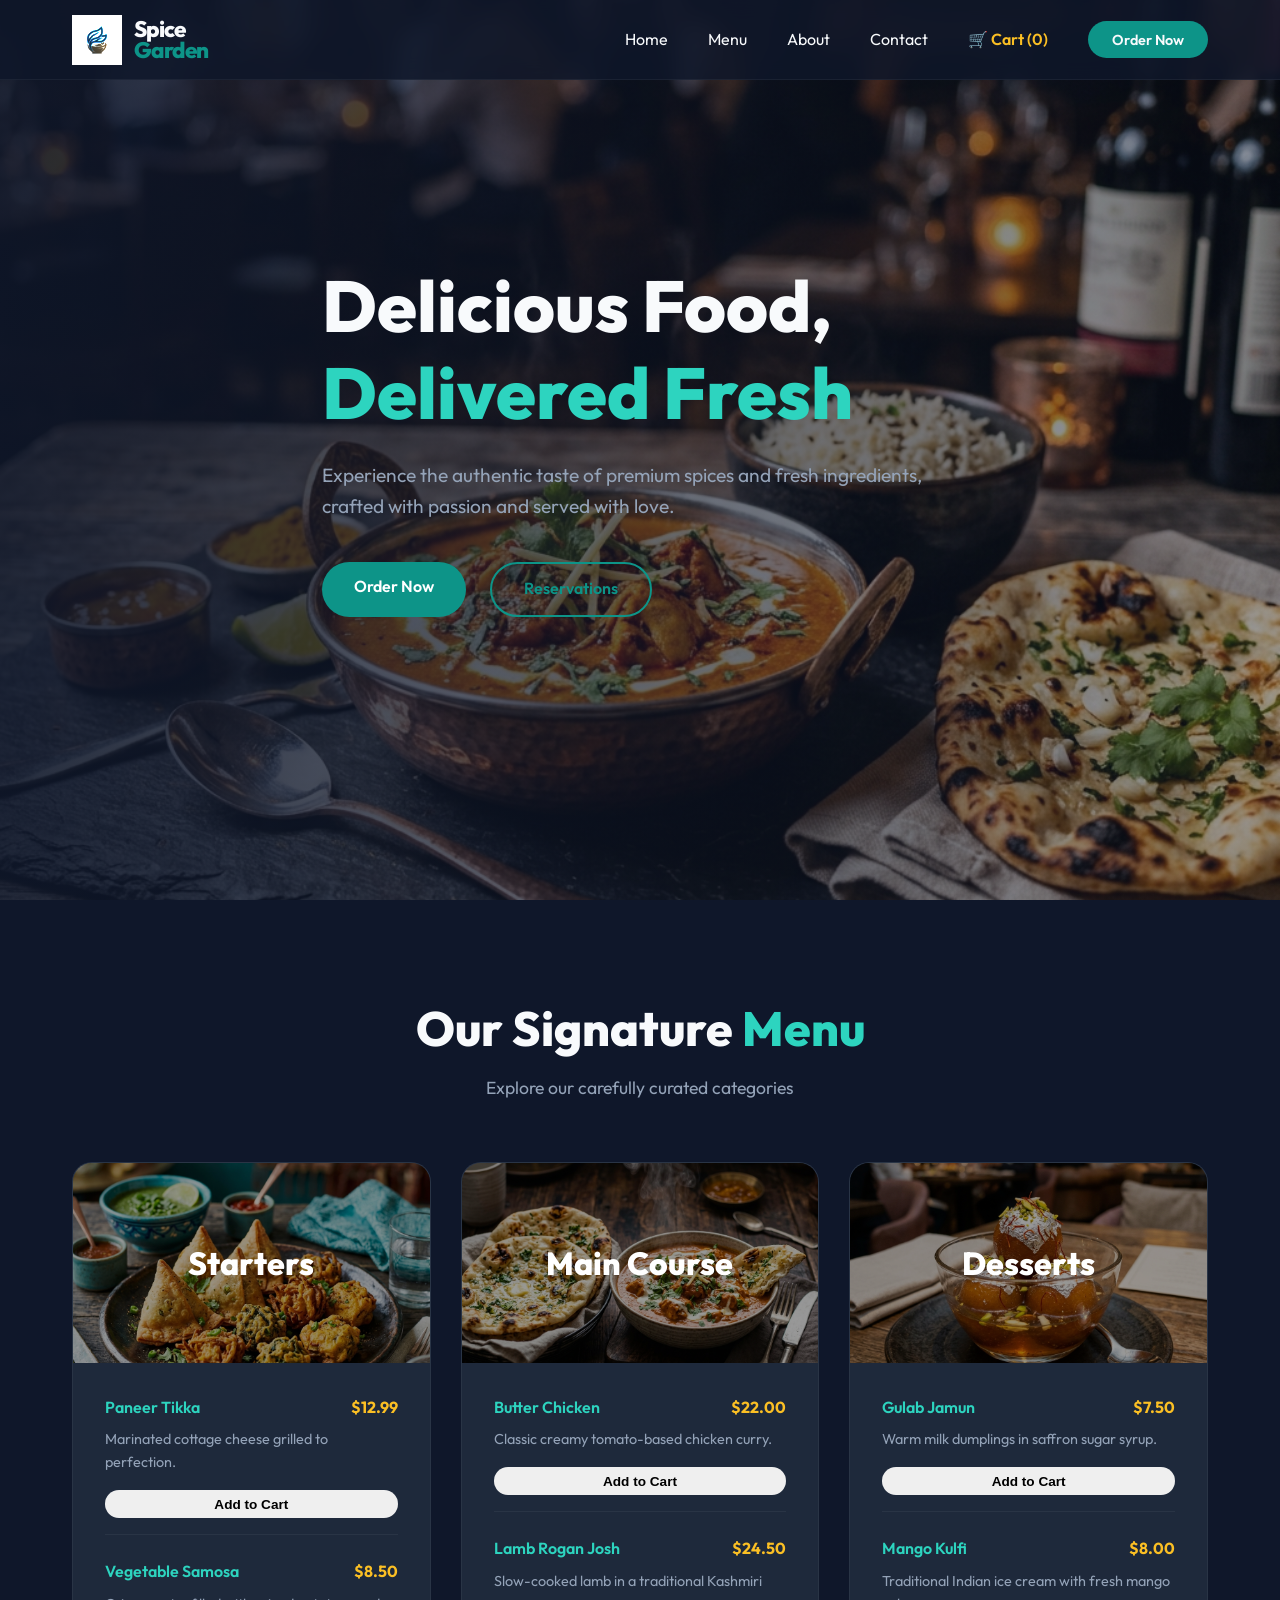
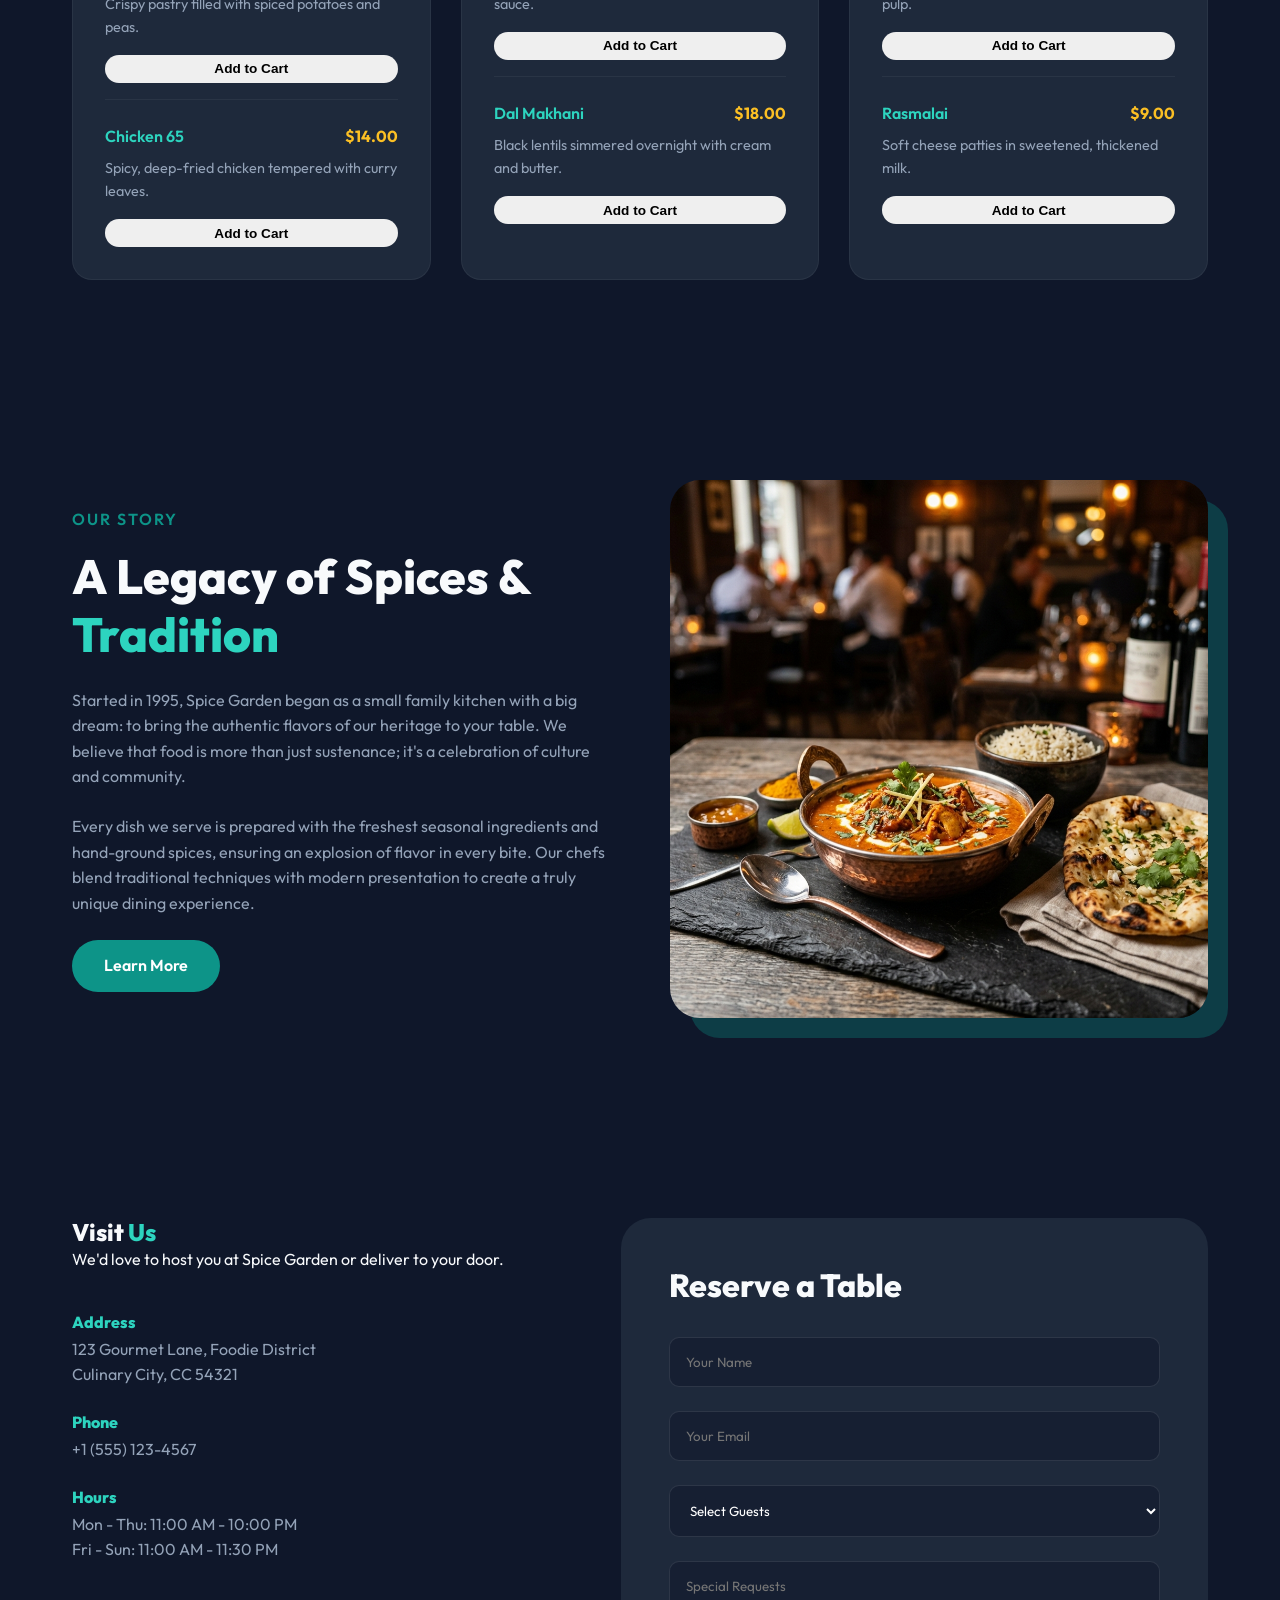
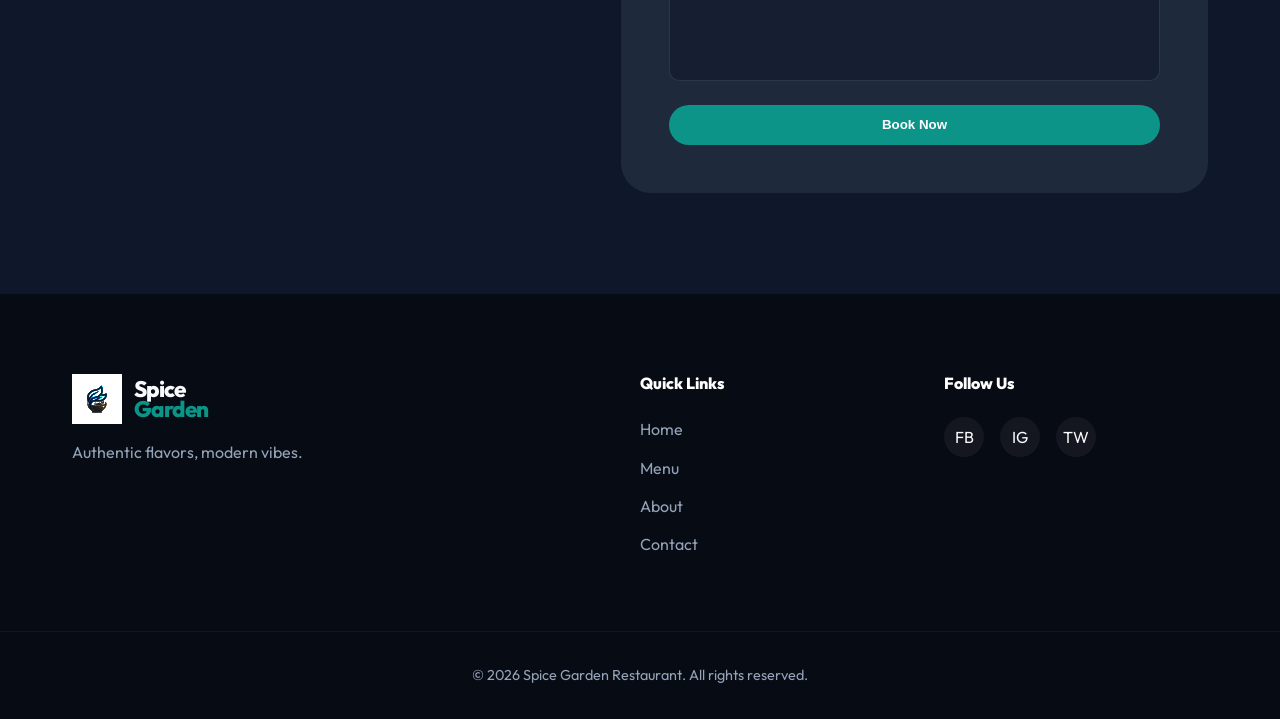
<file: index.html>
<!DOCTYPE html>
<html lang="en">
<head>
    <meta charset="UTF-8">
    <meta name="viewport" content="width=device-width, initial-scale=1.0">
    <title>Spice Garden Restaurant | Delicious Food, Delivered Fresh</title>
    <meta name="description" content="Spice Garden Restaurant offers premium, fresh, and delicious food delivered to your doorstep. Explore our diverse menu from Starters to Desserts.">
    <link rel="stylesheet" href="style.css">
    <!-- Google Fonts -->
    <link rel="preconnect" href="https://fonts.googleapis.com">
    <link rel="preconnect" href="https://fonts.gstatic.com" crossorigin>
    <link href="https://fonts.googleapis.com/css2?family=Outfit:wght@300;400;600;800&display=swap" rel="stylesheet">
</head>
<body>

    <!-- Header / Navigation -->
    <header class="navbar">
        <div class="container nav-content">
            <a href="#" class="logo">
                <img src="assets/logo.png" alt="Spice Garden Logo" class="logo-img">
                <div class="logo-text">Spice<br><span>Garden</span></div>
            </a>
            
            <!-- Mobile Menu Toggle (Checkbox Hack) -->
            <input type="checkbox" id="nav-toggle" class="nav-toggle">
            <label for="nav-toggle" class="nav-toggle-label">
                <span></span>
            </label>

            <nav>
                <ul>
                    <li><a href="#home">Home</a></li>
                    <li><a href="#menu">Menu</a></li>
                    <li><a href="#about">About</a></li>
                    <li><a href="#contact">Contact</a></li>
                    <li class="nav-cart"><a href="cart.html">🛒 Cart (<span id="cart-count">0</span>)</a></li>
                    <li><a href="#menu" class="btn-cta">Order Now</a></li>
                </ul>
            </nav>
        </div>
    </header>

    <main>
        <!-- Hero Section -->
        <section id="home" class="hero">
            <div class="hero-overlay"></div>
            <div class="container hero-content">
                <h1 class="fade-in">Delicious Food,<br><span class="highlight">Delivered Fresh</span></h1>
                <p class="fade-in">Experience the authentic taste of premium spices and fresh ingredients, crafted with passion and served with love.</p>
                <div class="hero-btns fade-in">
                    <a href="#menu" class="btn btn-primary">Order Now</a>
                    <a href="#contact" class="btn btn-outline">Reservations</a>
                </div>
            </div>
        </section>

        <!-- Menu Section -->
        <section id="menu" class="menu-section">
            <div class="container">
                <div class="section-title">
                    <h2>Our Signature <span class="highlight">Menu</span></h2>
                    <p>Explore our carefully curated categories</p>
                </div>

                <div class="menu-grid">
                    <!-- Starters -->
                    <div class="menu-category">
                        <div class="category-img">
                            <img src="assets/starters.png" alt="Starters">
                            <div class="category-overlay">
                                <h3>Starters</h3>
                            </div>
                        </div>
                        <ul class="menu-items">
                            <li>
                                <div class="item-info">
                                    <span class="item-name">Paneer Tikka</span>
                                    <span class="item-price">$12.99</span>
                                </div>
                                <p>Marinated cottage cheese grilled to perfection.</p>
                                <button class="btn btn-sm btn-add add-to-cart" data-name="Paneer Tikka" data-price="12.99">Add to Cart</button>
                            </li>
                            <li>
                                <div class="item-info">
                                    <span class="item-name">Vegetable Samosa</span>
                                    <span class="item-price">$8.50</span>
                                </div>
                                <p>Crispy pastry filled with spiced potatoes and peas.</p>
                                <button class="btn btn-sm btn-add add-to-cart" data-name="Vegetable Samosa" data-price="8.50">Add to Cart</button>
                            </li>
                            <li>
                                <div class="item-info">
                                    <span class="item-name">Chicken 65</span>
                                    <span class="item-price">$14.00</span>
                                </div>
                                <p>Spicy, deep-fried chicken tempered with curry leaves.</p>
                                <button class="btn btn-sm btn-add add-to-cart" data-name="Chicken 65" data-price="14.00">Add to Cart</button>
                            </li>
                        </ul>
                    </div>

                    <!-- Main Course -->
                    <div class="menu-category">
                        <div class="category-img">
                            <img src="assets/main.png" alt="Main Course">
                            <div class="category-overlay">
                                <h3>Main Course</h3>
                            </div>
                        </div>
                        <ul class="menu-items">
                            <li>
                                <div class="item-info">
                                    <span class="item-name">Butter Chicken</span>
                                    <span class="item-price">$22.00</span>
                                </div>
                                <p>Classic creamy tomato-based chicken curry.</p>
                                <button class="btn btn-sm btn-add add-to-cart" data-name="Butter Chicken" data-price="22.00">Add to Cart</button>
                            </li>
                            <li>
                                <div class="item-info">
                                    <span class="item-name">Lamb Rogan Josh</span>
                                    <span class="item-price">$24.50</span>
                                </div>
                                <p>Slow-cooked lamb in a traditional Kashmiri sauce.</p>
                                <button class="btn btn-sm btn-add add-to-cart" data-name="Lamb Rogan Josh" data-price="24.50">Add to Cart</button>
                            </li>
                            <li>
                                <div class="item-info">
                                    <span class="item-name">Dal Makhani</span>
                                    <span class="item-price">$18.00</span>
                                </div>
                                <p>Black lentils simmered overnight with cream and butter.</p>
                                <button class="btn btn-sm btn-add add-to-cart" data-name="Dal Makhani" data-price="18.00">Add to Cart</button>
                            </li>
                        </ul>
                    </div>

                    <!-- Desserts -->
                    <div class="menu-category">
                        <div class="category-img">
                            <img src="assets/desserts.png" alt="Desserts">
                            <div class="category-overlay">
                                <h3>Desserts</h3>
                            </div>
                        </div>
                        <ul class="menu-items">
                            <li>
                                <div class="item-info">
                                    <span class="item-name">Gulab Jamun</span>
                                    <span class="item-price">$7.50</span>
                                </div>
                                <p>Warm milk dumplings in saffron sugar syrup.</p>
                                <button class="btn btn-sm btn-add add-to-cart" data-name="Gulab Jamun" data-price="7.50">Add to Cart</button>
                            </li>
                            <li>
                                <div class="item-info">
                                    <span class="item-name">Mango Kulfi</span>
                                    <span class="item-price">$8.00</span>
                                </div>
                                <p>Traditional Indian ice cream with fresh mango pulp.</p>
                                <button class="btn btn-sm btn-add add-to-cart" data-name="Mango Kulfi" data-price="8.00">Add to Cart</button>
                            </li>
                            <li>
                                <div class="item-info">
                                    <span class="item-name">Rasmalai</span>
                                    <span class="item-price">$9.00</span>
                                </div>
                                <p>Soft cheese patties in sweetened, thickened milk.</p>
                                <button class="btn btn-sm btn-add add-to-cart" data-name="Rasmalai" data-price="9.00">Add to Cart</button>
                            </li>
                        </ul>
                    </div>
                </div>
            </div>
        </section>

        <!-- About Section -->
        <section id="about" class="about-section">
            <div class="container about-grid">
                <div class="about-text">
                    <span class="sub-title">Our Story</span>
                    <h2>A Legacy of Spices & <span class="highlight">Tradition</span></h2>
                    <p>Started in 1995, Spice Garden began as a small family kitchen with a big dream: to bring the authentic flavors of our heritage to your table. We believe that food is more than just sustenance; it's a celebration of culture and community.</p>
                    <p>Every dish we serve is prepared with the freshest seasonal ingredients and hand-ground spices, ensuring an explosion of flavor in every bite. Our chefs blend traditional techniques with modern presentation to create a truly unique dining experience.</p>
                    <a href="#contact" class="btn btn-primary">Learn More</a>
                </div>
                <div class="about-image">
                    <img src="assets/hero.png" alt="Our Kitchen">
                </div>
            </div>
        </section>

        <!-- Contact Section -->
        <section id="contact" class="contact-section">
            <div class="container">
                <div class="contact-grid">
                    <div class="contact-info">
                        <h2>Visit <span class="highlight">Us</span></h2>
                        <p>We'd love to host you at Spice Garden or deliver to your door.</p>
                        
                        <div class="info-box">
                            <div class="info-item">
                                <h4>Address</h4>
                                <p>123 Gourmet Lane, Foodie District<br>Culinary City, CC 54321</p>
                            </div>
                            <div class="info-item">
                                <h4>Phone</h4>
                                <p>+1 (555) 123-4567</p>
                            </div>
                            <div class="info-item">
                                <h4>Hours</h4>
                                <p>Mon - Thu: 11:00 AM - 10:00 PM<br>Fri - Sun: 11:00 AM - 11:30 PM</p>
                            </div>
                        </div>
                    </div>
                    <div class="contact-form-container">
                        <h3>Reserve a Table</h3>
                        <form class="contact-form" onsubmit="return false;">
                            <input type="text" placeholder="Your Name" required>
                            <input type="email" placeholder="Your Email" required>
                            <select required>
                                <option value="" disabled selected>Select Guests</option>
                                <option>2 Persons</option>
                                <option>4 Persons</option>
                                <option>6+ Persons</option>
                            </select>
                            <textarea placeholder="Special Requests"></textarea>
                            <button type="submit" class="btn btn-primary">Book Now</button>
                        </form>
                    </div>
                </div>
            </div>
        </section>
    </main>

    <footer>
        <div class="container footer-content">
            <div class="footer-logo">
                <a href="#" class="logo">
                    <img src="assets/logo.png" alt="Spice Garden Logo" class="logo-img">
                    <div class="logo-text">Spice<br><span>Garden</span></div>
                </a>
                <p>Authentic flavors, modern vibes.</p>
            </div>
            <div class="footer-links">
                <h4>Quick Links</h4>
                <ul>
                    <li><a href="#home">Home</a></li>
                    <li><a href="#menu">Menu</a></li>
                    <li><a href="#about">About</a></li>
                    <li><a href="#contact">Contact</a></li>
                </ul>
            </div>
            <div class="footer-social">
                <h4>Follow Us</h4>
                <div class="social-icons">
                    <span>FB</span>
                    <span>IG</span>
                    <span>TW</span>
                </div>
            </div>
        </div>
        <div class="footer-bottom">
            <p>&copy; 2026 Spice Garden Restaurant. All rights reserved.</p>
        </div>
    </footer>

    <script src="cart.js"></script>
</body>
</html>
</file>
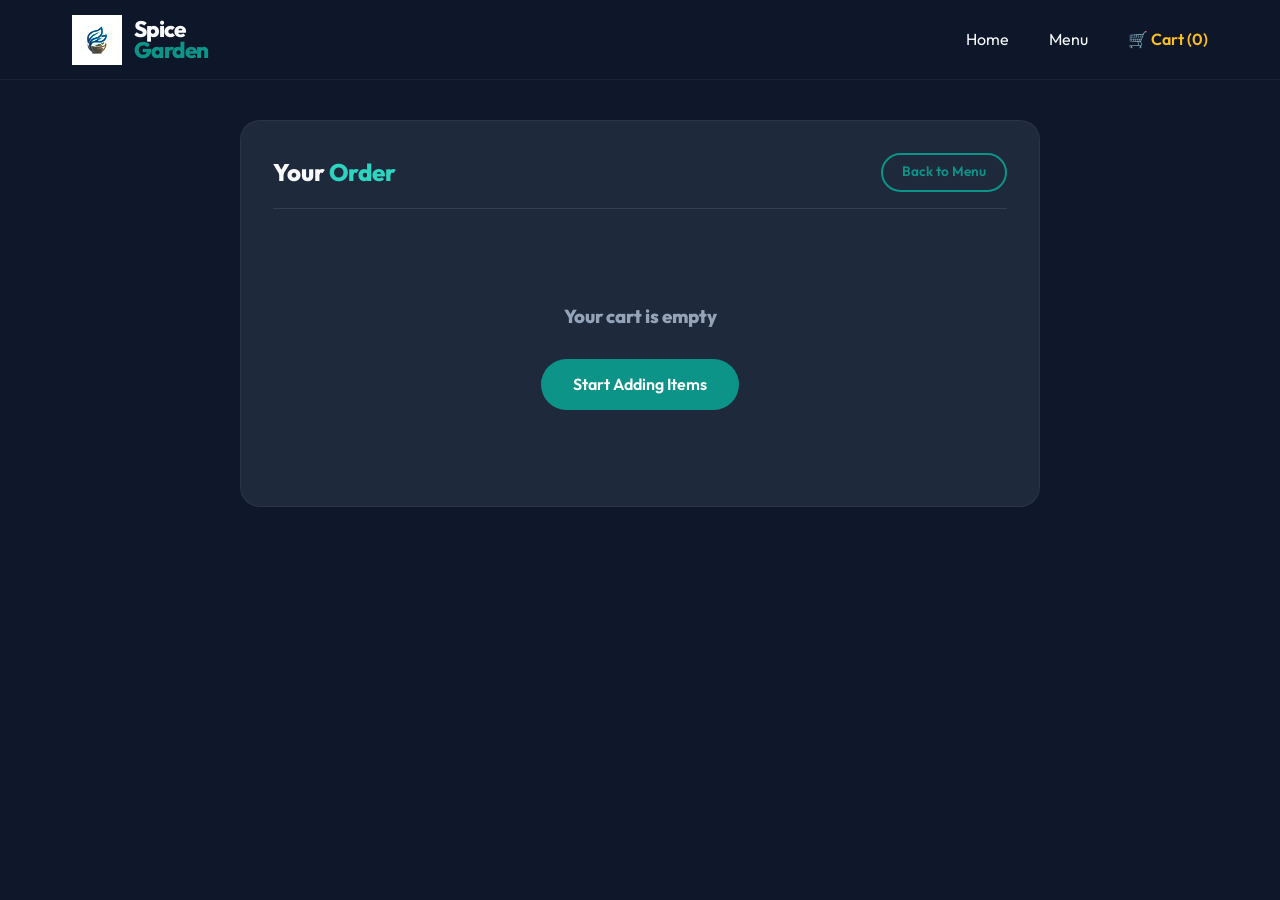
<file: cart.html>
<!DOCTYPE html>
<html lang="en">
<head>
    <meta charset="UTF-8">
    <meta name="viewport" content="width=device-width, initial-scale=1.0">
    <title>Your Cart | Spice Garden Restaurant</title>
    <link rel="stylesheet" href="style.css">
    <link href="https://fonts.googleapis.com/css2?family=Outfit:wght@300;400;600;800&display=swap" rel="stylesheet">
    <style>
        .cart-page { padding-top: 120px; min-height: 80vh; }
        .cart-container { max-width: 800px; margin: 0 auto; background: var(--bg-surface); border-radius: 20px; padding: 2rem; border: 1px solid rgba(255, 255, 255, 0.05); }
        .cart-header { display: flex; justify-content: space-between; align-items: center; margin-bottom: 2rem; border-bottom: 1px solid rgba(255, 255, 255, 0.1); padding-bottom: 1rem; }
        .cart-item { display: grid; grid-template-columns: 2fr 1fr 1fr 0.5fr; gap: 20px; align-items: center; margin-bottom: 1.5rem; padding-bottom: 1.5rem; border-bottom: 1px solid rgba(255, 255, 255, 0.05); }
        .item-controls { display: flex; align-items: center; gap: 10px; }
        .qty-btn { background: rgba(255, 255, 255, 0.1); border: none; color: white; width: 30px; height: 30px; border-radius: 5px; cursor: pointer; transition: 0.2s; }
        .qty-btn:hover { background: var(--teal-primary); }
        .cart-summary { margin-top: 3rem; background: rgba(0,0,0,0.2); border-radius: 15px; padding: 1.5rem; }
        .summary-row { display: flex; justify-content: space-between; margin-bottom: 0.8rem; font-size: 1.1rem; }
        .summary-row.total { font-size: 1.5rem; font-weight: 800; color: var(--gold); border-top: 1px solid rgba(255,255,255,0.1); pt-1: 1rem; margin-top: 1rem; padding-top: 1rem; }
        .empty-cart { text-align: center; padding: 4rem 0; }
        .empty-cart h3 { margin-bottom: 2rem; color: var(--text-muted); }
    </style>
</head>
<body>

    <header class="navbar">
        <div class="container nav-content">
            <a href="index.html" class="logo">
                <img src="assets/logo.png" alt="Spice Garden Logo" class="logo-img">
                <div class="logo-text">Spice<br><span>Garden</span></div>
            </a>
            <nav>
                <ul>
                    <li><a href="index.html#home">Home</a></li>
                    <li><a href="index.html#menu">Menu</a></li>
                    <li class="nav-cart"><a href="cart.html">🛒 Cart (<span id="cart-count">0</span>)</a></li>
                </ul>
            </nav>
        </div>
    </header>

    <main class="cart-page">
        <div class="container">
            <div class="cart-container">
                <div class="cart-header">
                    <h2>Your <span class="highlight">Order</span></h2>
                    <a href="index.html#menu" class="btn btn-sm btn-outline">Back to Menu</a>
                </div>

                <div id="cart-items-list">
                    <!-- Dynamic Cart Items via JS -->
                </div>

                <div class="cart-summary" id="order-summary">
                    <!-- Dynamic Summary via JS -->
                </div>
            </div>
        </div>
    </main>

    <!-- Success Modal -->
    <div class="modal-overlay" id="success-modal">
        <div class="modal-content">
            <div class="modal-icon">✓</div>
            <h2>Order Placed!</h2>
            <p>Thank you for choosing <strong>Spice Garden Restaurant</strong>. Your delicious meal will be prepared soon!</p>
            <button class="btn btn-primary" onclick="closeModal()">Continue Shopping</button>
        </div>
    </div>
    <script src="cart.js"></script>
    <script>
        function renderCart() {
            const listElement = document.getElementById('cart-items-list');
            const summaryElement = document.getElementById('order-summary');
            const cartItems = getCart();

            if (cartItems.length === 0) {
                listElement.innerHTML = `
                    <div class="empty-cart">
                        <h3>Your cart is empty</h3>
                        <a href="index.html#menu" class="btn btn-primary">Start Adding Items</a>
                    </div>
                `;
                summaryElement.style.display = 'none';
                return;
            }

            summaryElement.style.display = 'block';
            let listHtml = '';
            cartItems.forEach((item, index) => {
                listHtml += `
                    <div class="cart-item">
                        <div>
                            <h4>${item.name}</h4>
                            <p class="highlight" style="font-size: 0.9rem">$${item.price.toFixed(2)}</p>
                        </div>
                        <div class="item-controls">
                            <button class="qty-btn" onclick="adjustQuantity(${index}, -1)">-</button>
                            <span>${item.quantity}</span>
                            <button class="qty-btn" onclick="adjustQuantity(${index}, 1)">+</button>
                        </div>
                        <div style="text-align: right; font-weight: 600;">$${(item.price * item.quantity).toFixed(2)}</div>
                        <div style="text-align: right;">
                            <button onclick="removeFromCart(${index})" style="background: none; border: none; color: #ef4444; cursor: pointer;">✕</button>
                        </div>
                    </div>
                `;
            });
            listElement.innerHTML = listHtml;

            const totals = calculateTotals();
            summaryElement.innerHTML = `
                <div class="summary-row"><span>Subtotal:</span><span>$${totals.subtotal}</span></div>
                <div class="summary-row"><span>Tax (8%):</span><span>$${totals.tax}</span></div>
                <div class="summary-row total"><span>Grand Total:</span><span>$${totals.total}</span></div>
                <button class="btn btn-primary" style="width: 100%; margin-top: 1.5rem;" onclick="placeOrder()">Place Order</button>
            `;
        }

        function placeOrder() {
            // Show Modal
            document.getElementById('success-modal').classList.add('show');
            // Clear Cart
            clearCart();
            renderCart();
        }

        function closeModal() {
            document.getElementById('success-modal').classList.remove('show');
            window.location.href = 'index.html#menu';
        }

        document.addEventListener('DOMContentLoaded', () => {
            renderCart();
        });
    </script>
</body>
</html>
</file>
<file: style.css>
/* CSS Variables for design tokens */
:root {
    --bg-dark: #0f172a;
    --bg-surface: #1e293b;
    --teal-primary: #0d9488;
    --teal-light: #2dd4bf;
    --teal-glow: rgba(13, 148, 136, 0.3);
    --text-main: #f8fafc;
    --text-muted: #94a3b8;
    --gold: #fbbf24;
    --transition: all 0.3s cubic-bezier(0.4, 0, 0.2, 1);
    --container-max: 1200px;
    --header-height: 80px;
}

/* Reset & Base Styles */
* {
    margin: 0;
    padding: 0;
    box-sizing: border-box;
    scroll-behavior: smooth;
}

body {
    font-family: 'Outfit', sans-serif;
    background-color: var(--bg-dark);
    color: var(--text-main);
    line-height: 1.6;
    overflow-x: hidden;
}

h1, h2, h3, h4 {
    font-weight: 800;
    line-height: 1.2;
}

ul {
    list-style: none;
}

a {
    text-decoration: none;
    color: inherit;
    transition: var(--transition);
}

img {
    max-width: 100%;
    display: block;
}

.container {
    max-width: var(--container-max);
    margin: 0 auto;
    padding: 0 2rem;
}

.highlight {
    color: var(--teal-light);
}

.btn {
    display: inline-block;
    padding: 0.8rem 2rem;
    border-radius: 50px;
    font-weight: 600;
    cursor: pointer;
    transition: var(--transition);
    border: none;
    text-align: center;
}

.btn-primary {
    background: var(--teal-primary);
    color: white;
}

.btn-primary:hover {
    background: var(--teal-light);
    transform: translateY(-3px);
    box-shadow: 0 10px 20px var(--teal-glow);
}

.btn-sm {
    padding: 0.4rem 1.2rem;
    font-size: 0.85rem;
}

.btn-add {
    margin-top: 1rem;
    width: 100%;
}

.btn-outline {
    background: transparent;
    border: 2px solid var(--teal-primary);
    color: var(--teal-primary);
}

.btn-outline:hover {
    background: var(--teal-primary);
    color: white;
}

/* Header & Navbar */
.navbar {
    position: fixed;
    top: 0;
    left: 0;
    width: 100%;
    height: var(--header-height);
    background: rgba(15, 23, 42, 0.85);
    backdrop-filter: blur(10px);
    z-index: 1000;
    border-bottom: 1px solid rgba(255, 255, 255, 0.05);
}

.nav-content {
    height: 100%;
    display: flex;
    justify-content: space-between;
    align-items: center;
}

.logo {
    display: flex;
    align-items: center;
    gap: 12px;
}

.logo-text {
    line-height: 0.9;
    font-size: 1.4rem;
    font-weight: 800;
    letter-spacing: -1px;
}

.logo span {
    color: var(--teal-primary);
}

.logo-img {
    height: 50px;
    width: auto;
    display: block;
    mix-blend-mode: color-dodge;
}

.nav-content nav ul {
    display: flex;
    align-items: center;
    gap: 2.5rem;
}

.nav-content nav ul li a:hover {
    color: var(--teal-light);
}

.nav-cart a {
    color: var(--gold) !important;
    font-weight: 600;
}

.btn-cta {
    background: var(--teal-primary);
    padding: 0.6rem 1.5rem;
    border-radius: 50px;
    font-weight: 600;
    font-size: 0.9rem;
}

.btn-cta:hover {
    background: var(--teal-light);
    color: white !important;
}

/* Mobile Nav Toggle */
.nav-toggle {
    display: none;
}

.nav-toggle-label {
    display: none;
    cursor: pointer;
    padding: 1rem;
}

.nav-toggle-label span {
    display: block;
    width: 25px;
    height: 2px;
    background: white;
    position: relative;
}

.nav-toggle-label span::before,
.nav-toggle-label span::after {
    content: '';
    position: absolute;
    width: 100%;
    height: 100%;
    background: white;
    transition: var(--transition);
}

.nav-toggle-label span::before { top: -8px; }
.nav-toggle-label span::after { bottom: -8px; }

/* Hero Section */
.hero {
    height: 100vh;
    background: url('assets/hero.png') no-repeat center center/cover;
    display: flex;
    align-items: center;
    position: relative;
    padding-top: var(--header-height);
}

.hero-overlay {
    position: absolute;
    top: 0;
    left: 0;
    width: 100%;
    height: 100%;
    background: linear-gradient(to right, rgba(15, 23, 42, 0.9), rgba(15, 23, 42, 0.4));
}

.hero-content {
    position: relative;
    z-index: 10;
    max-width: 700px;
}

.hero-content h1 {
    font-size: 4.5rem;
    margin-bottom: 1.5rem;
}

.hero-content p {
    font-size: 1.2rem;
    color: var(--text-muted);
    margin-bottom: 2.5rem;
}

.hero-btns {
    display: flex;
    gap: 1.5rem;
}

/* Section Common */
section {
    padding: 100px 0;
}

.section-title {
    text-align: center;
    margin-bottom: 60px;
}

.section-title h2 {
    font-size: 3rem;
    margin-bottom: 1rem;
}

.section-title p {
    color: var(--text-muted);
    font-size: 1.1rem;
}

/* Menu Section */
.menu-grid {
    display: grid;
    grid-template-columns: repeat(3, 1fr);
    gap: 30px;
}

.menu-category {
    background: var(--bg-surface);
    border-radius: 20px;
    overflow: hidden;
    transition: var(--transition);
    border: 1px solid rgba(255, 255, 255, 0.05);
}

.menu-category:hover {
    transform: translateY(-10px);
    box-shadow: 0 20px 40px rgba(0,0,0,0.4);
    border-color: var(--teal-glow);
}

.category-img {
    height: 200px;
    position: relative;
    overflow: hidden;
}

.category-img img {
    height: 100%;
    width: 100%;
    object-fit: cover;
    transition: var(--transition);
}

.menu-category:hover .category-img img {
    transform: scale(1.1);
}

.category-overlay {
    position: absolute;
    inset: 0;
    background: rgba(0, 0, 0, 0.4);
    display: flex;
    align-items: center;
    justify-content: center;
}

.category-overlay h3 {
    font-size: 2rem;
    color: white;
}

.menu-items {
    padding: 2rem;
}

.menu-items li {
    margin-bottom: 1.5rem;
    padding-bottom: 1rem;
    border-bottom: 1px solid rgba(255, 255, 255, 0.05);
}

.menu-items li:last-child {
    margin-bottom: 0;
    padding-bottom: 0;
    border-bottom: none;
}

.item-info {
    display: flex;
    justify-content: space-between;
    margin-bottom: 0.5rem;
}

.item-name {
    font-weight: 600;
    color: var(--teal-light);
}

.item-price {
    font-weight: 700;
    color: var(--gold);
}

.menu-items li p {
    font-size: 0.9rem;
    color: var(--text-muted);
}

/* About Section */
.about-grid {
    display: grid;
    grid-template-columns: 1fr 1fr;
    gap: 60px;
    align-items: center;
}

.sub-title {
    color: var(--teal-primary);
    text-transform: uppercase;
    letter-spacing: 2px;
    font-weight: 600;
    display: block;
    margin-bottom: 1rem;
}

.about-text h2 {
    font-size: 3rem;
    margin-bottom: 1.5rem;
}

.about-text p {
    margin-bottom: 1.5rem;
    color: var(--text-muted);
}

.about-image {
    position: relative;
}

.about-image img {
    border-radius: 30px;
    box-shadow: 20px 20px 0 var(--teal-glow);
}

/* Contact Section */
.contact-grid {
    display: grid;
    grid-template-columns: 1fr 1.2fr;
    gap: 60px;
}

.info-box {
    margin-top: 40px;
}

.info-item {
    margin-bottom: 25px;
}

.info-item h4 {
    color: var(--teal-light);
    margin-bottom: 5px;
}

.info-item p {
    color: var(--text-muted);
}

.contact-form-container {
    background: var(--bg-surface);
    padding: 3rem;
    border-radius: 30px;
}

.contact-form-container h3 {
    font-size: 2rem;
    margin-bottom: 2rem;
}

.contact-form {
    display: flex;
    flex-direction: column;
    gap: 1.5rem;
}

.contact-form input,
.contact-form select,
.contact-form textarea {
    background: rgba(15, 23, 42, 0.5);
    border: 1px solid rgba(255, 255, 255, 0.1);
    padding: 1rem;
    border-radius: 10px;
    color: white;
    font-family: inherit;
    transition: var(--transition);
}

.contact-form input:focus,
.contact-form select:focus,
.contact-form textarea:focus {
    outline: none;
    border-color: var(--teal-primary);
    box-shadow: 0 0 10px var(--teal-glow);
}

.contact-form textarea {
    height: 120px;
    resize: none;
}

/* Footer */
footer {
    background: #070b14;
    padding-top: 80px;
    border-top: 1px solid rgba(255, 255, 255, 0.05);
}

.footer-content {
    display: grid;
    grid-template-columns: 2fr repeat(2, 1fr);
    gap: 40px;
    margin-bottom: 60px;
}

.footer-logo {
    max-width: 300px;
}

.footer-logo p {
    margin-top: 1rem;
    color: var(--text-muted);
}

.footer-links h4,
.footer-social h4 {
    margin-bottom: 1.5rem;
    color: white;
}

.footer-links ul li {
    margin-bottom: 0.8rem;
    color: var(--text-muted);
}

.footer-links ul li a:hover {
    color: var(--teal-light);
    padding-left: 5px;
}

.social-icons {
    display: flex;
    gap: 1rem;
}

.social-icons span {
    width: 40px;
    height: 40px;
    background: rgba(255,255,255,0.05);
    display: flex;
    align-items: center;
    justify-content: center;
    border-radius: 50%;
    cursor: pointer;
    transition: var(--transition);
}

.social-icons span:hover {
    background: var(--teal-primary);
    transform: translateY(-5px);
}

.footer-bottom {
    text-align: center;
    padding: 2rem;
    border-top: 1px solid rgba(255, 255, 255, 0.05);
    color: var(--text-muted);
    font-size: 0.9rem;
}

/* Toast Notification */
.toast-container {
    position: fixed;
    bottom: 30px;
    right: 30px;
    z-index: 9999;
}

.toast {
    background: var(--bg-surface);
    color: white;
    padding: 1rem 1.5rem;
    border-radius: 12px;
    margin-top: 10px;
    display: flex;
    align-items: center;
    gap: 12px;
    box-shadow: 0 10px 30px rgba(0,0,0,0.5);
    border-left: 4px solid var(--teal-primary);
    transform: translateX(120%);
    transition: transform 0.4s cubic-bezier(0.68, -0.55, 0.265, 1.55);
    backdrop-filter: blur(10px);
}

.toast.show {
    transform: translateX(0);
}

.toast-icon {
    background: var(--teal-glow);
    color: var(--teal-light);
    width: 24px;
    height: 24px;
    border-radius: 50%;
    display: flex;
    align-items: center;
    justify-content: center;
    font-size: 0.8rem;
    font-weight: bold;
}

@media (max-width: 768px) {
    .toast-container {
        bottom: 20px;
        right: 20px;
        left: 20px;
    }
    .toast {
        transform: translateY(150%);
    }
    .toast.show {
        transform: translateY(0);
    }
}

/* Success Modal */
.modal-overlay {
    position: fixed;
    top: 0;
    left: 0;
    width: 100%;
    height: 100%;
    background: rgba(15, 23, 42, 0.9);
    backdrop-filter: blur(8px);
    display: none;
    align-items: center;
    justify-content: center;
    z-index: 10000;
}

.modal-overlay.show {
    display: flex;
}

.modal-content {
    background: var(--bg-surface);
    padding: 3rem;
    border-radius: 30px;
    max-width: 450px;
    width: 90%;
    text-align: center;
    border: 1px solid var(--teal-glow);
    box-shadow: 0 30px 60px rgba(0,0,0,0.6);
    transform: scale(0.8);
    opacity: 0;
    transition: all 0.4s cubic-bezier(0.34, 1.56, 0.64, 1);
}

.modal-overlay.show .modal-content {
    transform: scale(1);
    opacity: 1;
}

.modal-icon {
    width: 80px;
    height: 80px;
    background: var(--teal-primary);
    color: white;
    border-radius: 50%;
    display: flex;
    align-items: center;
    justify-content: center;
    font-size: 2.5rem;
    margin: 0 auto 1.5rem;
    box-shadow: 0 10px 20px var(--teal-glow);
}

.modal-content h2 {
    margin-bottom: 1rem;
    color: white;
}

.modal-content p {
    color: var(--text-muted);
    margin-bottom: 2rem;
}

/* Responsiveness */
@media (max-width: 1024px) {
    .menu-grid {
        grid-template-columns: repeat(2, 1fr);
    }
    
    .hero-content h1 {
        font-size: 3.5rem;
    }
}

@media (max-width: 768px) {
    .nav-toggle-label {
        display: block;
    }

    .nav-content nav {
        position: absolute;
        top: 100%;
        left: 0;
        width: 100%;
        background: var(--bg-dark);
        transform: scale(1, 0);
        transform-origin: top;
        transition: var(--transition);
        z-index: 100;
    }

    .nav-content nav ul {
        flex-direction: column;
        padding: 2rem;
        text-align: center;
    }

    .nav-toggle:checked ~ nav {
        transform: scale(1, 1);
    }

    .nav-toggle:checked ~ .nav-toggle-label span::before { transform: rotate(45deg); top: 0; }
    .nav-toggle:checked ~ .nav-toggle-label span::after { transform: rotate(-45deg); bottom: 0; }
    .nav-toggle:checked ~ .nav-toggle-label span { background: transparent; }

    .hero-content h1 {
        font-size: 2.8rem;
    }

    .menu-grid {
        grid-template-columns: 1fr;
    }

    .about-grid, .contact-grid {
        grid-template-columns: 1fr;
    }

    .footer-content {
        grid-template-columns: 1fr;
        text-align: center;
    }

    .footer-logo {
        margin: 0 auto;
    }

    .social-icons {
        justify-content: center;
    }
}
</file>
